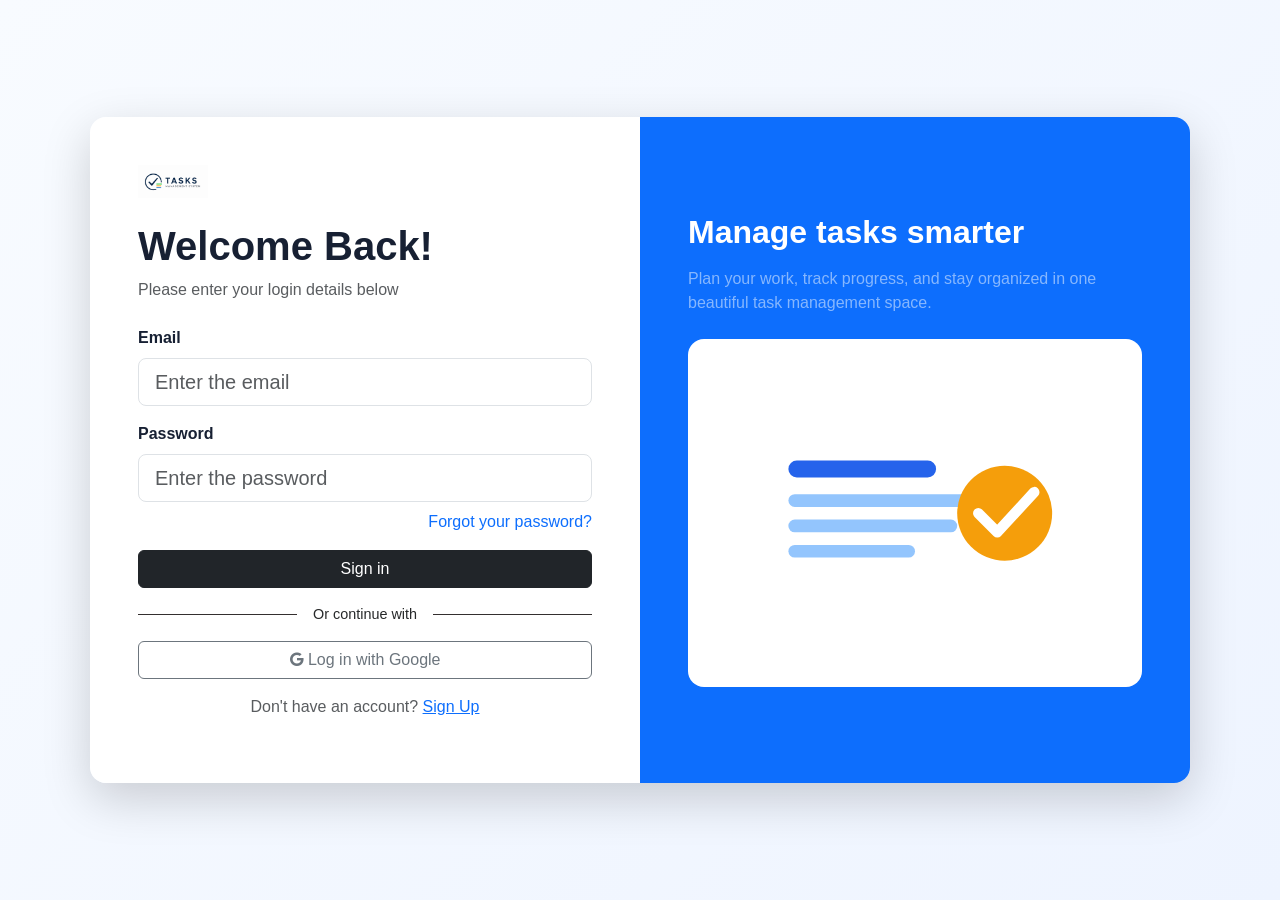
<file: index.html>
<!DOCTYPE html>
<html lang="en">
<head>
    <meta charset="UTF-8">
    <meta name="viewport" content="width=device-width, initial-scale=1.0">
    <meta http-equiv="refresh" content="0"; url="login/login_page.html">
    <title>Redirecting...</title>

    <script>
        window.location.replace("login/login_page.html");
    </script>
</head>

</html>
</file>
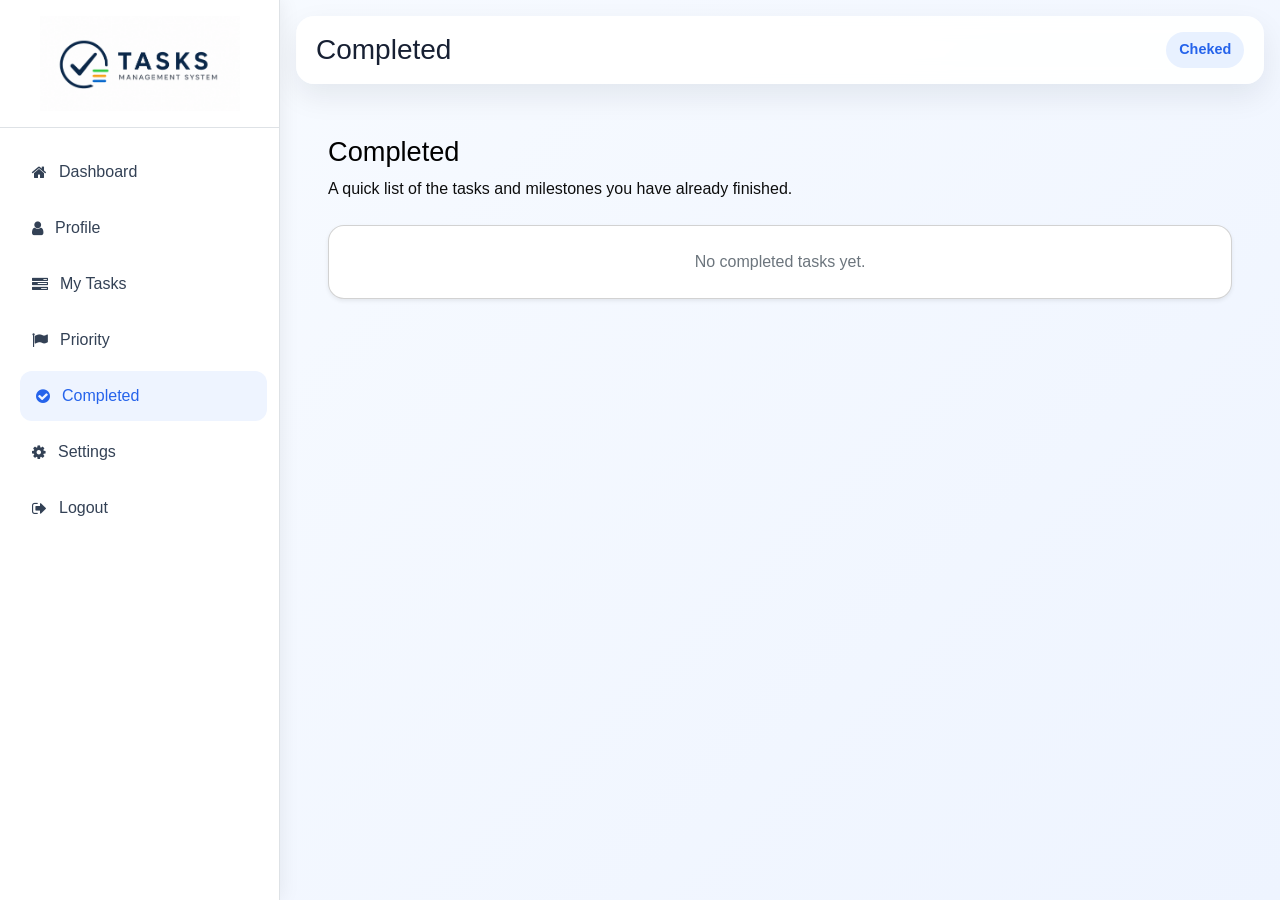
<file: dashboard/completed.html>
<!DOCTYPE html>
<html lang="en">

<head>
    <meta charset="UTF-8">
    <meta name="viewport" content="width=device-width, initial-scale=1.0">
    <title>Completed</title>
    <link href="https://cdn.jsdelivr.net/npm/bootstrap@5.0.2/dist/css/bootstrap.min.css" rel="stylesheet"
        crossorigin="anonymous">
    <script src="https://cdn.jsdelivr.net/npm/bootstrap@5.0.2/dist/js/bootstrap.bundle.min.js"
        crossorigin="anonymous"></script>
    <link rel="stylesheet" href="https://cdnjs.cloudflare.com/ajax/libs/font-awesome/4.7.0/css/font-awesome.min.css">
    <link rel="stylesheet" href="../CSS/style.css">
    <script src="../Only_JS/config.js"></script>
</head>

<body>
    <!-- ==========================================
     Dashboard Wrapper
     =========================================== -->
    <div class="dashboard-shell">
        <!-- ==========================================
     Dashboard header
    =========================================== -->
        <header class="dashboard-header">
            <!-- Sidebar Toggle & Page Title -->
            <div class="brand-wrap">
                <button class="menu-toggle" type="button" data-bs-toggle="offcanvas"
                    data-bs-target="#offcanvas" aria-controls="offcanvas" aria-label="Open navigation">
                    <span></span>
                    <span></span>
                    <span></span>
                </button>
                <h1 class="h3 mb-0">Completed</h1>
            </div>
            <!-- Header status -->
            <div class="header-actions">
                <span class="status-pill">Cheked</span>
            </div>
        </header>

        <!-- ==========================================
        Main Dashboard Content
        =========================================== -->
        <main class="dashboard-main">

            <!-- ==========================================
         Completed Tasks Section
    =========================================== -->
            <section class="welcome-card">

                <!-- Page Heading -->
                <h2>Completed</h2>

                <!-- Page Description -->
                <p>
                    A quick list of the tasks and milestones you have already finished.
                </p>

                <!-- ==========================================
             Completed Tasks Container
             =========================================== -->
                <div id="completedContainer" class="card shadow-sm rounded-4 mt-4 p-4">

                    <!-- Empty State Message -->
                    <div id="completedEmpty" class="text-center text-secondary">

                        No completed tasks yet.

                    </div>

                    <!-- Completed Tasks List -->
                    <div id="completedTasksList" class="mb-0"></div>

                </div>

            </section>

        </main>

        <!-- ==========================================
     Dashboard Navigation Container
    =========================================== -->
        <div id="navbar-container"></div>

        <!-- ==========================================
     Global Loader Script
    =========================================== -->
        <script src="../Only_JS/loader.js"></script>

        <!-- ==========================================
     Dashboard Navigation Script
    =========================================== -->
        <script src="navbar.js"></script>

        <!-- ==========================================
     Task Management Script
    =========================================== -->
        <script src="tasks.js"></script>

        <!-- ==========================================
     Completed Tasks Script
      =========================================== -->
        <script src="../dashboard/completed.js"></script>
       </div> 
</body>

</html>
</file>
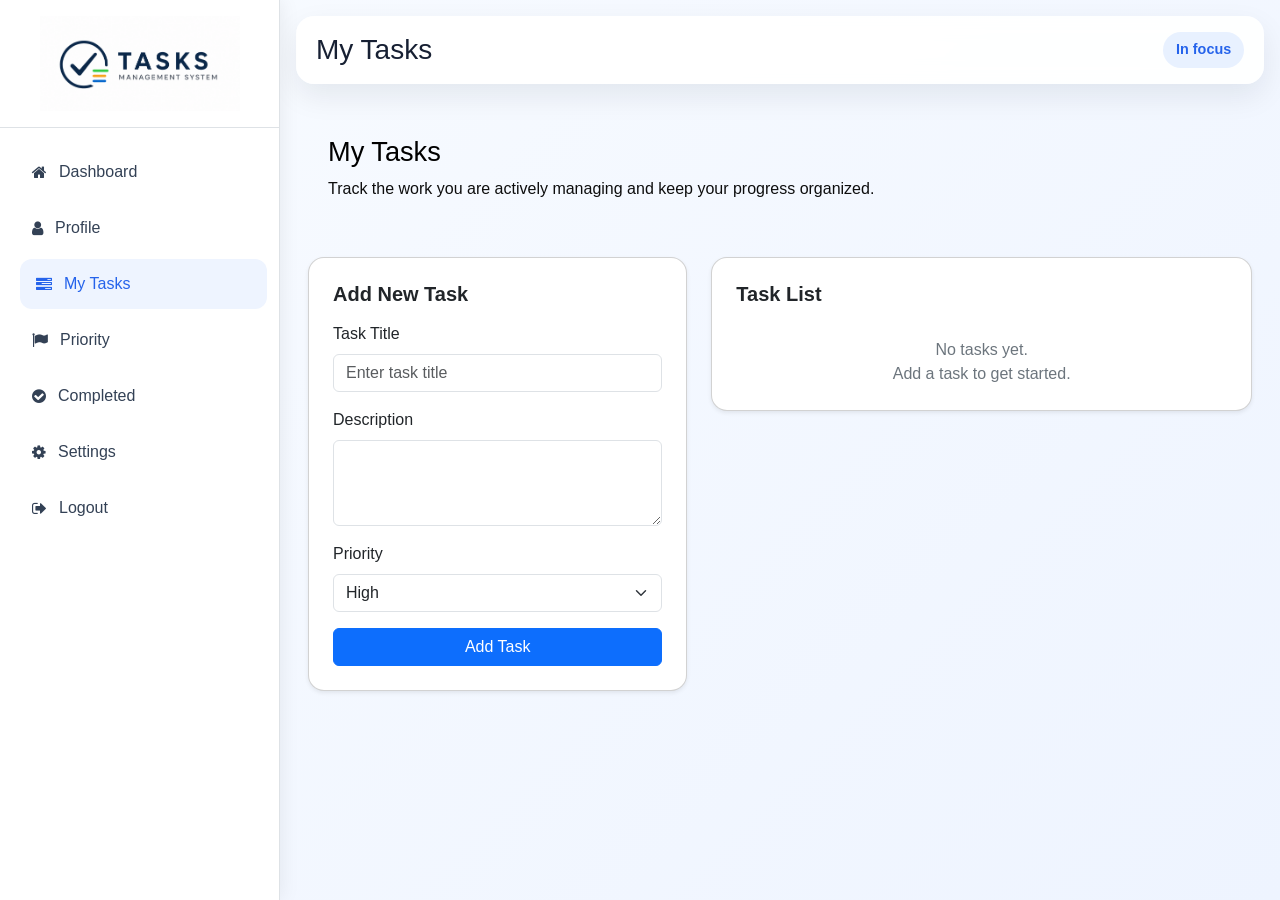
<file: dashboard/my-tasks.html>
<!DOCTYPE html>
<html lang="en">

<head>
    <!-- ==========================================
         Basic Page Configuration
    =========================================== -->
    <meta charset="UTF-8">
    <meta name="viewport" content="width=device-width, initial-scale=1.0">
    <title>My Tasks</title>

    <!-- ==========================================
         Bootstrap CSS & JavaScript
    =========================================== -->
    <link href="https://cdn.jsdelivr.net/npm/bootstrap@5.0.2/dist/css/bootstrap.min.css" rel="stylesheet"
        crossorigin="anonymous">

    <script src="https://cdn.jsdelivr.net/npm/bootstrap@5.0.2/dist/js/bootstrap.bundle.min.js"
        crossorigin="anonymous"></script>

    <!-- ==========================================
         Font Awesome Icons
    =========================================== -->
    <link rel="stylesheet" href="https://cdnjs.cloudflare.com/ajax/libs/font-awesome/4.7.0/css/font-awesome.min.css">

    <!-- ==========================================
         Custom Styles
    =========================================== -->
    <link rel="stylesheet" href="../CSS/style.css">

    <!-- ==========================================
         Configuration & Popup Utilities
    =========================================== -->
    <script src="../Only_JS/config.js"></script>
    <script src="../Only_JS/popup.js"></script>

</head>

<body>

    <!-- ==========================================
         Dashboard Wrapper
    =========================================== -->
    <div class="dashboard-shell">

        <!-- ==========================================
             Dashboard Header
        =========================================== -->
        <header class="dashboard-header">

            <!-- Sidebar Toggle & Page Title -->
            <div class="brand-wrap">

                <button class="menu-toggle" type="button" data-bs-toggle="offcanvas" data-bs-target="#offcanvas"
                    aria-controls="offcanvas" aria-label="Open navigation">

                    <span></span>
                    <span></span>
                    <span></span>

                </button>

                <h1 class="h3 mb-0">
                    My Tasks
                </h1>

            </div>

            <!-- Current Page Status -->
            <div class="header-actions">
                <span class="status-pill">
                    In focus
                </span>
            </div>

        </header>

        <!-- ==========================================
             Main Content
        =========================================== -->
        <main class="dashboard-main">

            <!-- Page Introduction -->
            <section class="welcome-card">

                <h2>
                    My Tasks
                </h2>

                <p>
                    Track the work you are actively managing and keep your progress organized.
                </p>

            </section>

            <!-- ==========================================
                 Task Management Section
            =========================================== -->
            <section class="container-fluid mt-4">

                <div class="row g-4">

                    <!-- ==========================================
                         Add Task Form
                    =========================================== -->
                    <div class="col-lg-5">

                        <div class="card shadow-sm rounded-4 p-4">

                            <h5 class="fw-bold mb-3">
                                Add New Task
                            </h5>

                            <!-- Task Form -->
                            <form id="taskForm">

                                <!-- Task Title -->
                                <div class="mb-3">

                                    <label for="taskTitle" class="form-label">
                                        Task Title
                                    </label>

                                    <input type="text" id="taskTitle" class="form-control"
                                        placeholder="Enter task title" required>

                                </div>

                                <!-- Task Description -->
                                <div class="mb-3">

                                    <label for="taskDescription" class="form-label">
                                        Description
                                    </label>

                                    <textarea id="taskDescription" class="form-control" rows="3"
                                        placeholder="Describe the task">
                                    </textarea>

                                </div>

                                <!-- Future Category & Due Date Fields -->
                                <!--
                                <div class="row g-2 mb-3">
                                    ...
                                </div>
                                -->

                                <!-- Task Priority -->
                                <div class="mb-3">

                                    <label for="taskPriority" class="form-label">
                                        Priority
                                    </label>

                                    <select id="taskPriority" class="form-select">

                                        <option value="high">
                                            High
                                        </option>

                                        <option value="medium">
                                            Medium
                                        </option>

                                        <option value="low">
                                            Low
                                        </option>

                                    </select>

                                </div>

                                <!-- Submit Button -->
                                <button type="submit" class="btn btn-primary w-100">

                                    Add Task

                                </button>

                            </form>

                        </div>

                    </div>
                    <!-- ==========================================
                         Task List Section
                    =========================================== -->
                    <div class="col-lg-7">

                        <div class="card shadow-sm rounded-4 p-4">

                            <!-- Section Title -->
                            <h5 class="fw-bold mb-3">
                                Task List
                            </h5>

                            <!-- Tasks will be rendered dynamically -->
                            <div id="taskList" class="mb-3"></div>

                            <!-- Empty State -->
                            <div id="taskEmpty" class="text-center text-secondary" style="display:none;">

                                No tasks yet.
                                <br>
                                Add a task to get started.

                            </div>

                        </div>

                    </div>

                </div>

            </section>

        </main>

    </div>

    <!-- ==========================================
         Navbar Container (Loaded Dynamically)
    =========================================== -->
    <div id="navbar-container"></div>

    <!-- ==========================================
         Global Loader
    =========================================== -->
    <script src="../Only_JS/loader.js"></script>

    <!-- ==========================================
         Navbar Script
    =========================================== -->
    <script src="navbar.js"></script>

    <!-- ==========================================
         Task Utility Functions
    =========================================== -->
    <script src="tasks.js"></script>

    <!-- ==========================================
         Page Logic
    =========================================== -->
    <script>

        // ==========================================
        // Render All Tasks
        // ==========================================
        async function renderTasks() {

            const taskList = document.getElementById("taskList");
            const taskEmpty = document.getElementById("taskEmpty");

            // Fetch all tasks
            const tasks = await getTasks();

            taskList.innerHTML = "";

            // Show empty state if no tasks exist
            if (!tasks.length) {

                taskEmpty.style.display = "block";
                return;

            }

            taskEmpty.style.display = "none";

            // Display task cards
            taskList.innerHTML = tasks.map(createTaskPreview).join("");

            // Handle status updates
            document.querySelectorAll(".task-status").forEach(select => {

                select.addEventListener("change", async function () {

                    const taskId = this.dataset.taskId;
                    const newStatus = this.value;

                    await updateTaskStatus(taskId, newStatus);

                    // Refresh task list
                    await renderTasks();

                });

            });

            // Handle task deletion
            document.querySelectorAll(".remove-task").forEach(button => {

                button.addEventListener("click", async function () {

                    const taskId = this.dataset.taskId;

                    window.setButtonLoading?.(
                        this,
                        true,
                        "Deleting..."
                    );

                    window.showAppLoader?.("Deleting task...");

                    try {

                        await removeTask(taskId);

                        await renderTasks();

                    } finally {

                        window.hideAppLoader?.();

                        window.setButtonLoading?.(
                            this,
                            false
                        );

                    }

                });

            });

        }

        // ==========================================
        // Initialize Page
        // ==========================================
        document.addEventListener("DOMContentLoaded", async function () {

            // Show loader while tasks are loading
            window.showAppLoader?.("Loading tasks...");

            try {

                await renderTasks();

            } finally {

                window.hideAppLoader?.();

            }

            // ==========================================
            // Add Task Form Submission
            // ==========================================
            document.getElementById("taskForm")
                .addEventListener("submit", async function (event) {

                    event.preventDefault();

                    const submitButton =
                        this.querySelector('button[type="submit"]');

                    // Collect form data
                    const taskData = {

                        title: document.getElementById("taskTitle").value.trim(),

                        description: document
                            .getElementById("taskDescription")
                            .value
                            .trim(),

                        priority:
                            document.getElementById("taskPriority").value,

                        status:
                            document.getElementById("taskStatus")?.value ||
                            "pending"

                    };

                    // Validate title
                    if (!taskData.title) {

                        showCustomPopup(
                            "Task title is required."
                        );

                        return;

                    }

                    window.setButtonLoading?.(
                        submitButton,
                        true,
                        "Adding..."
                    );

                    window.showAppLoader?.("Adding task...");

                    try {

                        await addTask(taskData);

                        // Reset form
                        this.reset();

                        // Refresh task list
                        await renderTasks();

                    } finally {

                        window.hideAppLoader?.();

                        window.setButtonLoading?.(
                            submitButton,
                            false
                        );

                    }

                });

        });

    </script>

</body>

</html>
</file>
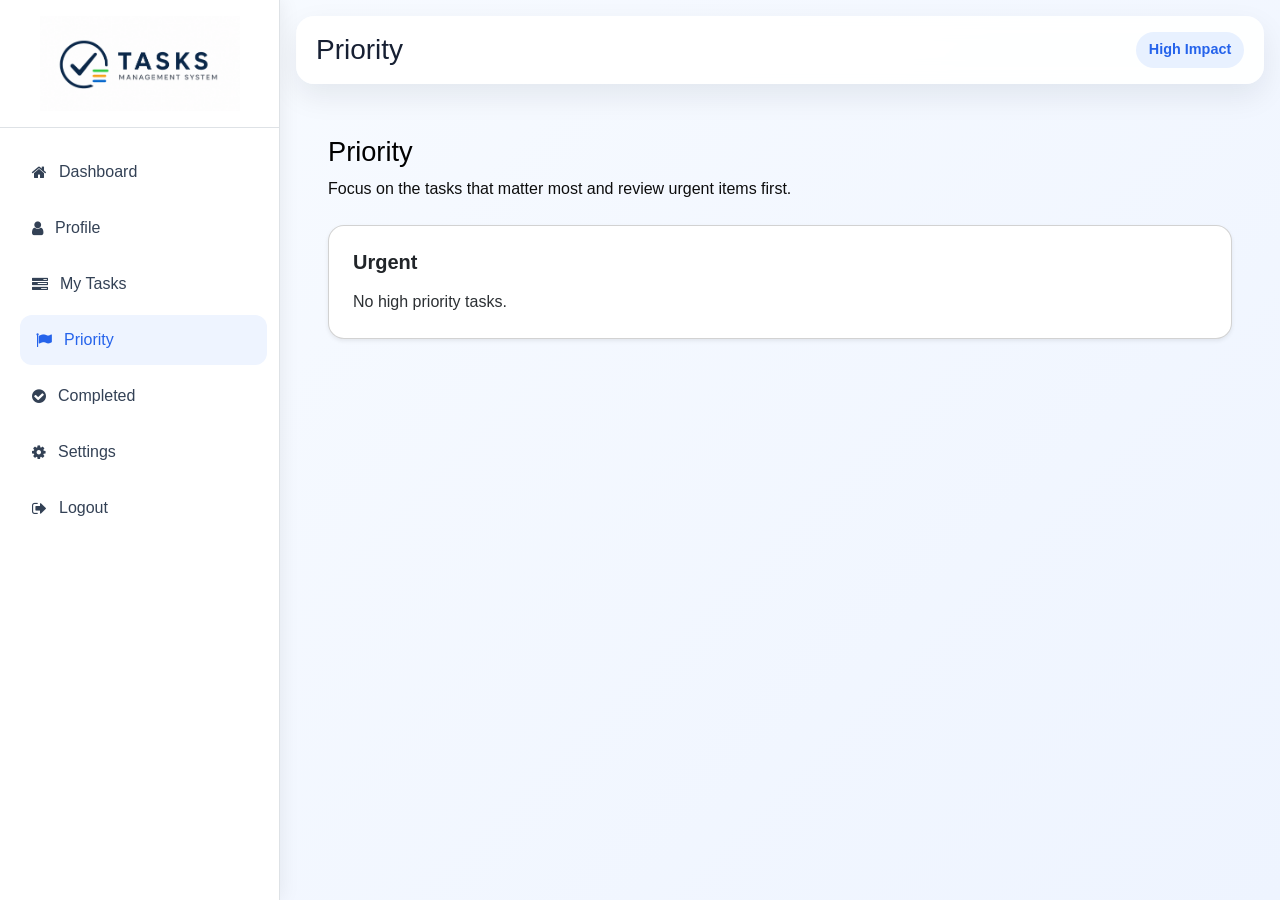
<file: dashboard/priority.html>
<!DOCTYPE html>
<html lang="en">

<head>

    <!-- ==========================================
         Basic Page Configuration
    =========================================== -->
    <meta charset="UTF-8">
    <meta name="viewport" content="width=device-width, initial-scale=1.0">
    <title>Priority</title>

    <!-- ==========================================
         Bootstrap CSS & JavaScript
    =========================================== -->
    <link href="https://cdn.jsdelivr.net/npm/bootstrap@5.0.2/dist/css/bootstrap.min.css" rel="stylesheet"
        crossorigin="anonymous">

    <script src="https://cdn.jsdelivr.net/npm/bootstrap@5.0.2/dist/js/bootstrap.bundle.min.js"
        crossorigin="anonymous"></script>

    <!-- ==========================================
         Font Awesome Icons
    =========================================== -->
    <link rel="stylesheet" href="https://cdnjs.cloudflare.com/ajax/libs/font-awesome/4.7.0/css/font-awesome.min.css">

    <!-- ==========================================
         Custom Styles
    =========================================== -->
    <link rel="stylesheet" href="../CSS/style.css">

    <!-- ==========================================
         Application Scripts
    =========================================== -->
    <script src="../Only_JS/config.js"></script>
    <script src="tasks.js"></script>
    <script src="../Only_JS/popup.js"></script>
    <script src="../Only_JS/loader.js"></script>
    <script src="priority.js"></script>

</head>

<body>

    <!-- ==========================================
         Dashboard Wrapper
    =========================================== -->
    <div class="dashboard-shell">

        <!-- ==========================================
             Dashboard Header
        =========================================== -->
        <header class="dashboard-header">

            <!-- Sidebar Toggle & Page Title -->
            <div class="brand-wrap">

                <button class="menu-toggle" type="button" data-bs-toggle="offcanvas" data-bs-target="#offcanvas"
                    aria-controls="offcanvas" aria-label="Open navigation">

                    <span></span>
                    <span></span>
                    <span></span>

                </button>

                <h1 class="h3 mb-0">
                    Priority
                </h1>

            </div>

            <!-- Current Page Status -->
            <div class="header-actions">

                <span class="status-pill">
                    High Impact
                </span>

            </div>

        </header>

        <!-- ==========================================
             Main Content
        =========================================== -->
        <main class="dashboard-main">

            <!-- Priority Tasks Section -->
            <section class="welcome-card">

                <!-- Page Heading -->
                <h2>
                    Priority
                </h2>

                <!-- Page Description -->
                <p>
                    Focus on the tasks that matter most and review urgent items first.
                </p>

                <!-- Priority Task List Card -->
                <div class="card shadow-sm rounded-4 mt-4 p-4">

                    <!-- Section Title -->
                    <h5 class="fw-bold mb-3">
                        Urgent
                    </h5>

                    <!-- Priority Tasks (Loaded Dynamically) -->
                    <div id="priorityList"></div>

                </div>

            </section>

        </main>

    </div>

    <!-- ==========================================
         Navbar Container (Loaded Dynamically)
    =========================================== -->
    <div id="navbar-container"></div>

    <!-- ==========================================
         Navigation Script
    =========================================== -->
    <script src="navbar.js"></script>

</body>

</html>
</file>
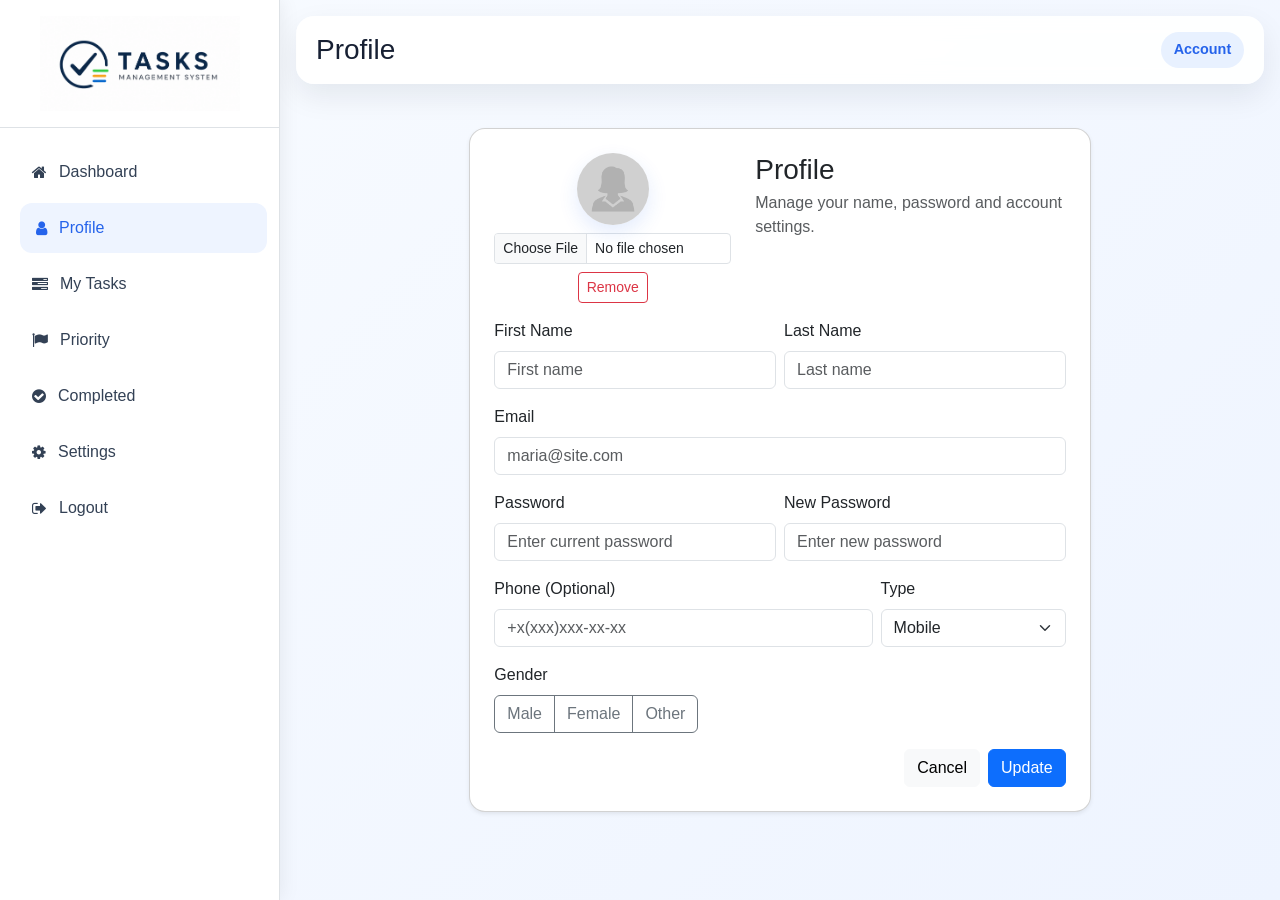
<file: dashboard/profile.html>
<!DOCTYPE html>
<html lang="en">

<head>

	<!-- ==========================================
         Basic Page Configuration
    =========================================== -->
	<meta charset="UTF-8">
	<meta name="viewport" content="width=device-width, initial-scale=1.0">
	<title>Profile</title>

	<!-- ==========================================
         Bootstrap CSS & JavaScript
    =========================================== -->
	<link href="https://cdn.jsdelivr.net/npm/bootstrap@5.0.2/dist/css/bootstrap.min.css" rel="stylesheet"
		crossorigin="anonymous">

	<script src="https://cdn.jsdelivr.net/npm/bootstrap@5.0.2/dist/js/bootstrap.bundle.min.js"
		crossorigin="anonymous"></script>

	<!-- ==========================================
         Font Awesome Icons
    =========================================== -->
	<link rel="stylesheet" href="https://cdnjs.cloudflare.com/ajax/libs/font-awesome/4.7.0/css/font-awesome.min.css">

	<!-- ==========================================
         Custom Styles
    =========================================== -->
	<link rel="stylesheet" href="../CSS/style.css">

	<!-- ==========================================
         Application Scripts
    =========================================== -->
	<script src="../Only_JS/config.js"></script>
	<script src="../Only_JS/auth.js"></script>
	<script src="../Only_JS/popup.js"></script>
	

</head>

<body>

	<!-- ==========================================
         Dashboard Wrapper
    =========================================== -->
	<div class="dashboard-shell">

		<!-- ==========================================
             Dashboard Header
        =========================================== -->
		<header class="dashboard-header">

			<!-- Sidebar Toggle & Page Title -->
			<div class="brand-wrap">

				<button  class="menu-toggle" type="button" data-bs-toggle="offcanvas" data-bs-target="#offcanvas"
					aria-controls="offcanvas" aria-label="Open navigation">

					<span></span>
					<span></span>
					<span></span>

				</button>

				<h1 class="h3 mb-0">
					Profile
				</h1>

			</div>

			<!-- Current Page Status -->
			<div class="header-actions">
				<span class="status-pill">
					Account
				</span>
			</div>

		</header>

		<!-- ==========================================
             Main Content
        =========================================== -->
		<main class="dashboard-main">

			<div class="container py-4">

				<div class="row justify-content-center">

					<!-- ==========================================
                         Profile Card
                    =========================================== -->
					<div class="col-lg-8">

						<div class="card shadow-sm rounded-4">

							<div class="card-body p-4">

								<!-- ==========================================
                                     Profile Header
                                =========================================== -->
								<div class="d-flex align-items-start gap-4 mb-3">

									<!-- User Avatar -->
									<div class="text-center">

										<img id="avatarPreview" src="../images/profile.png" alt="Avatar preview"
											class="profile-avatar rounded-circle mb-2">

										<!-- Avatar Controls -->
										<div>

											<label for="avatarInput" class="form-label visually-hidden">
												Upload Avatar
											</label>

											<input type="file" id="avatarInput" accept="image/*"
												class="form-control form-control-sm mb-2">

											<button type="button" id="removeAvatar"
												class="btn btn-sm btn-outline-danger">

												Remove

											</button>

										</div>

									</div>

									<!-- Profile Information -->
									<div class="flex-grow-1">

										<h3 class="mb-1">
											Profile
										</h3>

										<p class="text-muted">
											Manage your name, password and account settings.
										</p>

									</div>

								</div>

								<!-- ==========================================
                                     Profile Form
                                =========================================== -->
								<form id="profileForm">

									<!-- User Name -->
									<div class="row g-2 mb-3">

										<!-- First Name -->
										<div class="col-md-6">

											<label for="profileFirstName" class="form-label">

												First Name

											</label>

											<input type="text" class="form-control" id="profileFirstName"
												placeholder="First name">

										</div>

										<!-- Last Name -->
										<div class="col-md-6">

											<label for="profileLastName" class="form-label">

												Last Name

											</label>

											<input type="text" class="form-control" id="profileLastName"
												placeholder="Last name">

										</div>

									</div>

									<!-- Email Address -->
									<div class="mb-3">

										<label for="profileEmail" class="form-label">

											Email

										</label>

										<input type="email" class="form-control" id="profileEmail"
											placeholder="maria@site.com">

									</div>

									<!-- Password Fields -->
									<div class="row g-2 mb-3">
										<!-- Current Password -->
										<div class="col-md-6">

											<label for="currentPassword" class="form-label">

												Password

											</label>

											<input type="password" class="form-control" id="currentPassword"
												placeholder="Enter current password">

										</div>

										<!-- New Password -->
										<div class="col-md-6">

											<label for="newPassword" class="form-label">

												New Password

											</label>

											<input type="password" class="form-control" id="newPassword"
												placeholder="Enter new password">

										</div>

									</div>

									<!-- ==========================================
                                         Contact Information
                                    =========================================== -->
									<div class="row g-2 mb-3">

										<!-- Phone Number -->
										<div class="col-md-8">

											<label for="profilePhone" class="form-label">

												Phone (Optional)

											</label>

											<input type="tel" class="form-control" id="profilePhone"
												placeholder="+x(xxx)xxx-xx-xx">

										</div>

										<!-- Phone Type -->
										<div class="col-md-4">

											<label for="phoneType" class="form-label">

												Type

											</label>

											<select id="phoneType" class="form-select">

												<option value="mobile">
													Mobile
												</option>

												<option value="home">
													Home
												</option>

												<option value="work">
													Work
												</option>

											</select>

										</div>

									</div>

									<!-- ==========================================
                                         Gender Selection
                                    =========================================== -->
									<div class="mb-3">

										<label class="form-label d-block">
											Gender
										</label>

										<div class="btn-group" role="group" aria-label="Gender">

											<input type="radio" class="btn-check" name="genderOptions" id="genderMale"
												value="male">

											<label class="btn btn-outline-secondary" for="genderMale">

												Male

											</label>

											<input type="radio" class="btn-check" name="genderOptions" id="genderFemale"
												value="female">

											<label class="btn btn-outline-secondary" for="genderFemale">

												Female

											</label>

											<input type="radio" class="btn-check" name="genderOptions" id="genderOther"
												value="other">

											<label class="btn btn-outline-secondary" for="genderOther">

												Other

											</label>

										</div>

									</div>

									<!-- ==========================================
                                         Form Action Buttons
                                    =========================================== -->
									<div class="d-flex justify-content-end gap-2 mt-3">

										<!-- Cancel Button -->
										<button type="button" class="btn btn-light">

											Cancel

										</button>

										<!-- Save Profile Button -->
										<button type="submit" class="btn btn-primary">

											Update

										</button>

									</div>

								</form>

							</div>

						</div>

					</div>

				</div>

			</div>

		</main>

	</div>

	<!-- ==========================================
         Navbar Container (Loaded Dynamically)
    =========================================== -->
	<div id="navbar-container"></div>

	<!-- ==========================================
         Global Loader
    =========================================== -->
	<script src="../Only_JS/loader.js"></script>

	<!-- ==========================================
         Navigation Script
    =========================================== -->
	<script src="navbar.js"></script>
     <!-- ==========================================
     Profile Script
     =========================================== -->
	<script src="profile.js"></script>

</body>

</html>
</file>
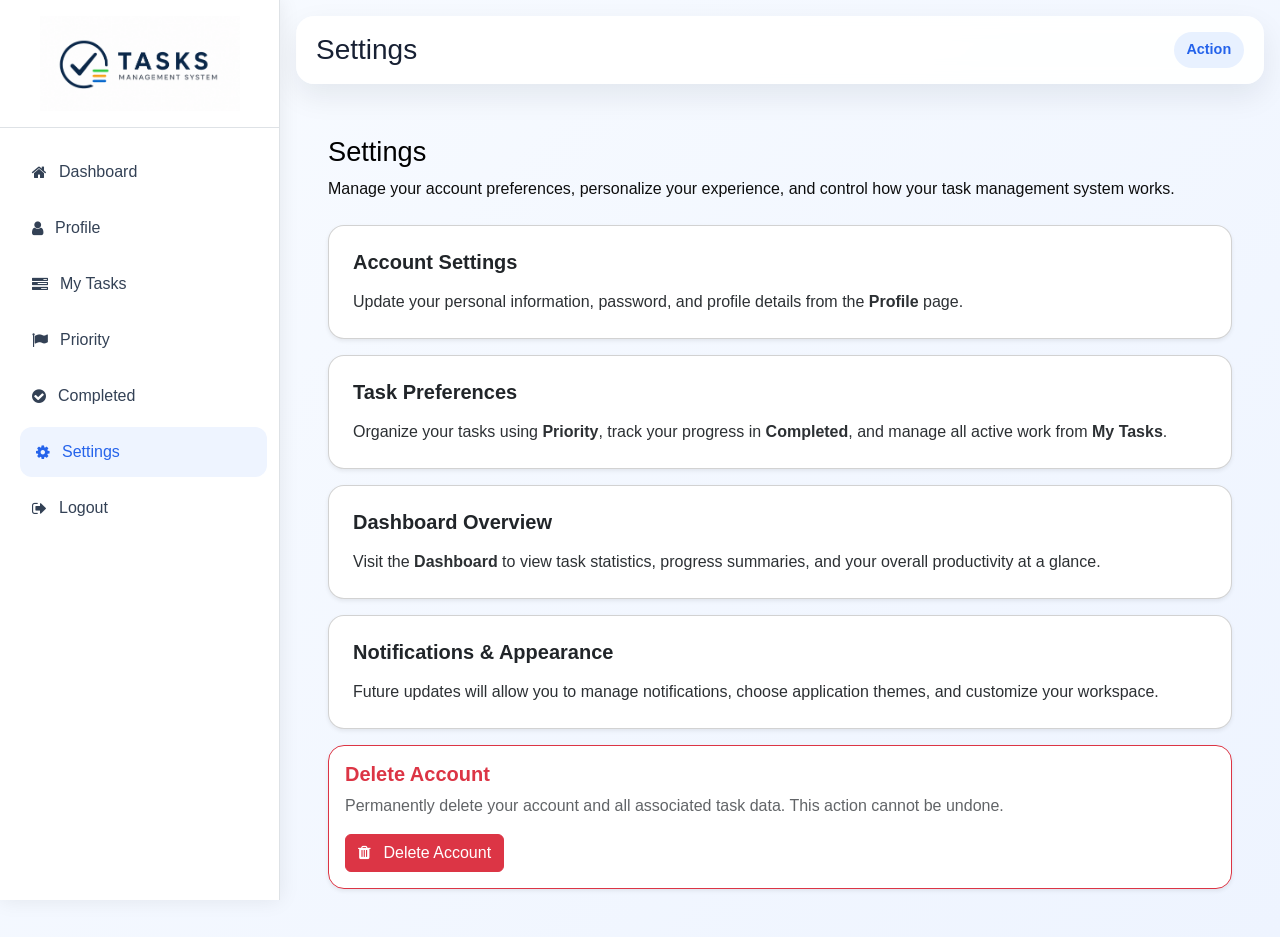
<file: dashboard/settings.html>
<!DOCTYPE html>
<html lang="en">

<head>
    <!-- ==========================================
     Basic Page Configuration
    =========================================== -->
    <meta charset="UTF-8">
    <meta name="viewport" content="width=device-width, initial-scale=1.0">
    <title>Setting</title>
    <!-- ==========================================
    Bootstrap CSS & JavaScript
    =========================================== -->
    <link href="https://cdn.jsdelivr.net/npm/bootstrap@5.0.2/dist/css/bootstrap.min.css" rel="stylesheet"
        crossorigin="anonymous">


    <script src="https://cdn.jsdelivr.net/npm/bootstrap@5.0.2/dist/js/bootstrap.bundle.min.js"
        crossorigin="anonymous"></script>


    <!-- ==========================================
         Font Awesome Icons
    =========================================== -->
    <link rel="stylesheet" href="https://cdnjs.cloudflare.com/ajax/libs/font-awesome/4.7.0/css/font-awesome.min.css">


    <!-- ==========================================
         Custom Styles
    =========================================== -->
    <link rel="stylesheet" href="../CSS/style.css">


    <!-- ==========================================
         Application Scripts
    =========================================== -->
    <script src="../Only_JS/config.js"></script>
    <script src="../Only_JS/auth.js"></script>
    <script src="../Only_JS/popup.js"></script>
    <script src="profile.js"></script>
    <script src="settings.js"></script>


</head>

<body>
    <!-- ==========================================
     Dashboard Wrapper
    =========================================== -->
    <div class="dashboard-shell">
        <!-- ==========================================
     Dashboard header
    =========================================== -->
        <header class="dashboard-header">
            <!-- Sidebar Toggle & Page Title -->
            <div class="brand-wrap">
                <button class="menu-toggle" type="button" data-bs-toggle="offcanvas"
                    data-bs-target="#offcanvas" aria-controls="offcanvas" aria-label="Open navigation">
                    <span></span>
                    <span></span>
                    <span></span>
                </button>
                <h1 class="h3 mb-0">Settings</h1>
            </div>
            <!-- Header status -->
            <div class="header-actions">
                <span class="status-pill">Action</span>
            </div>
        </header>

        <!-- ==========================================
     Main Dashboard Content
     =========================================== -->
        <main class="dashboard-main">

            <!-- ==========================================
         Settings Section
         =========================================== -->
            <section class="welcome-card">

                <!-- Page Heading -->
                <h2>Settings</h2>

                <!-- Page Description -->
                <p>
                    Manage your account preferences, personalize your experience,
                    and control how your task management system works.
                </p>

                <!-- ==========================================
             Account Settings Card
            =========================================== -->
                <div class="card shadow-sm rounded-4 mt-4 p-4">

                    <h5 class="fw-bold mb-3">
                        Account Settings
                    </h5>

                    <p class="mb-0">
                        Update your personal information, password, and profile details
                        from the <strong>Profile</strong> page.
                    </p>

                </div>

                <!-- ==========================================
             Task Preferences Card
             =========================================== -->
                <div class="card shadow-sm rounded-4 mt-3 p-4">

                    <h5 class="fw-bold mb-3">
                        Task Preferences
                    </h5>

                    <p class="mb-0">
                        Organize your tasks using <strong>Priority</strong>, track your
                        progress in <strong>Completed</strong>, and manage all active work
                        from <strong>My Tasks</strong>.
                    </p>

                </div>

                <!-- ==========================================
             Dashboard Overview Card
             =========================================== -->
                <div class="card shadow-sm rounded-4 mt-3 p-4">

                    <h5 class="fw-bold mb-3">
                        Dashboard Overview
                    </h5>

                    <p class="mb-0">
                        Visit the <strong>Dashboard</strong> to view task statistics,
                        progress summaries, and your overall productivity at a glance.
                    </p>

                </div>

                <!-- ==========================================
             Notifications & Appearance Card
             =========================================== -->
                <div class="card shadow-sm rounded-4 mt-3 p-4">

                    <h5 class="fw-bold mb-3">
                        Notifications & Appearance
                    </h5>

                    <p class="mb-0">
                        Future updates will allow you to manage notifications,
                        choose application themes, and customize your workspace.
                    </p>

                </div>
                <!-- ==========================================
                         Delete Account
            =========================================== -->
                <div class="card shadow-sm rounded-4 mt-3 border-danger">

                    <div class="card-body">

                        <h5 class="fw-bold text-danger">
                            Delete Account
                        </h5>

                        <p class="text-muted mb-3">
                            Permanently delete your account and all associated task data.
                            This action cannot be undone.
                        </p>

                        <button id="deleteAccountBtn" class="btn btn-danger">

                            <i class="fa fa-trash me-2"></i>
                            Delete Account

                        </button>

                    </div>

                </div>

            </section>


        </main>

        <!-- ==========================================
     Dashboard Navigation Container
    =========================================== -->
        <div id="navbar-container"></div>

        <!-- ==========================================
     Global Loader Script
    =========================================== -->
        <script src="../Only_JS/loader.js"></script>

        <!-- ==========================================
     Dashboard Navigation Script
    =========================================== -->
        <script src="navbar.js"></script>
    </div>
</body>

</html>
</file>
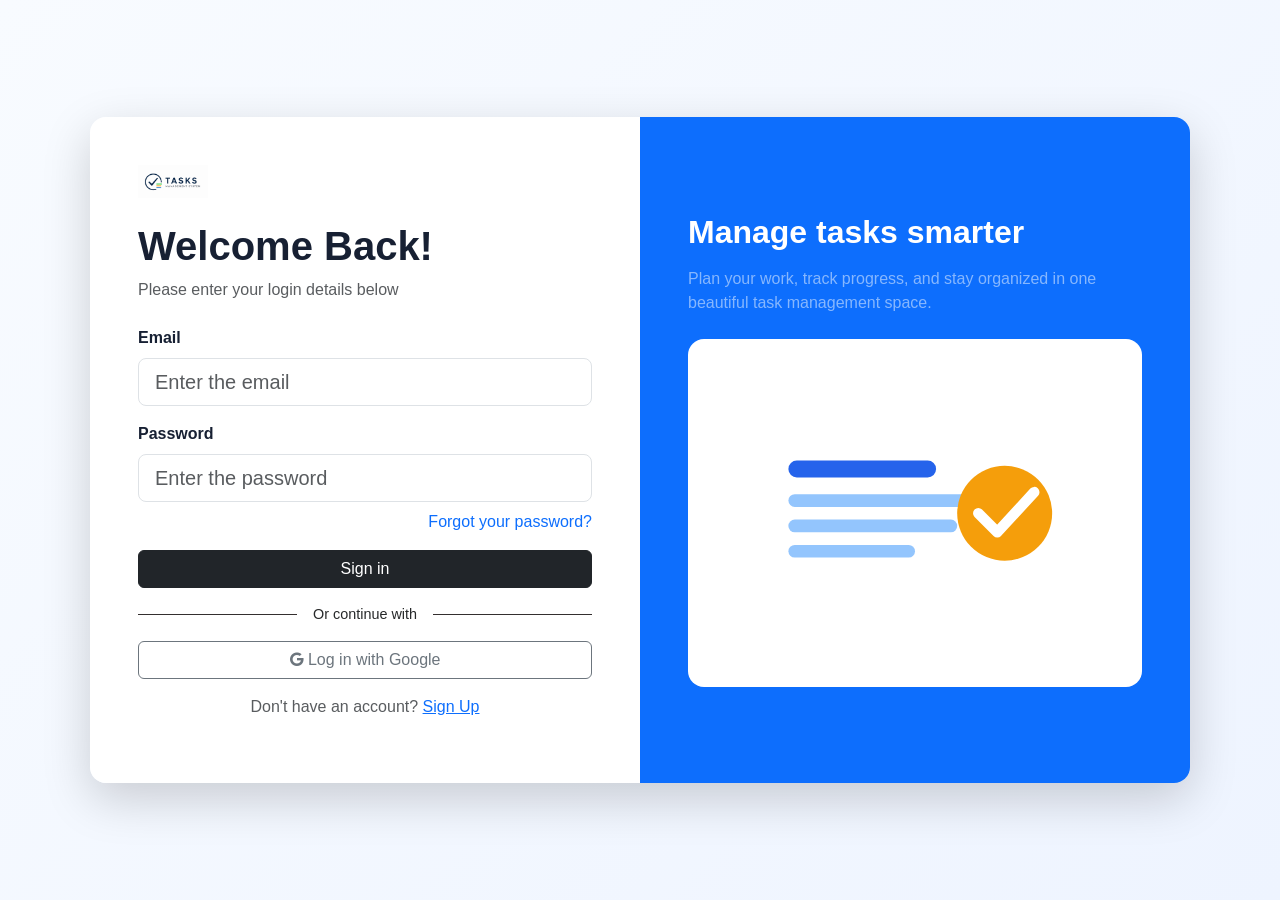
<file: login/login_page.html>
<!DOCTYPE html>
<html lang="en">

<head>

    <!-- ==========================================
         Basic Page Configuration
    =========================================== -->
    <meta charset="UTF-8">
    <meta name="viewport" content="width=device-width, initial-scale=1.0">
    <title>Login Page</title>

    <!-- ==========================================
         Bootstrap CSS & JavaScript
    =========================================== -->
    <link href="https://cdn.jsdelivr.net/npm/bootstrap@5.3.8/dist/css/bootstrap.min.css" rel="stylesheet">
    <script src="https://cdn.jsdelivr.net/npm/bootstrap@5.3.8/dist/js/bootstrap.bundle.min.js"></script>

    <!-- ==========================================
         Font Awesome Icons
    =========================================== -->
    <link rel="stylesheet" href="https://cdnjs.cloudflare.com/ajax/libs/font-awesome/4.7.0/css/font-awesome.min.css">

    <!-- ==========================================
         Custom Styles
    =========================================== -->
    <link rel="stylesheet" href="../CSS/style.css">

    <!-- ==========================================
         Application Scripts
    =========================================== -->
    <script src="../Only_JS/config.js"></script>
    <script src="../Only_JS/auth.js"></script>
    <script src="../Only_JS/popup.js"></script>
    <script src="../Only_JS/loader.js"></script>
    <script src="login.js"></script>

</head>

<body class="bg-light">

    <!-- ==========================================
         Login Page Container
    =========================================== -->
    <div class="container-fluid min-vh-100 d-flex align-items-center justify-content-center py-4">

        <!-- Login Card -->
        <div class="row shadow-lg rounded-4 overflow-hidden w-100 g-0" style="max-width: 1100px;">

            <!-- ==========================================
                 Login Form Section
            =========================================== -->
            <div class="col-lg-6 bg-white p-4 p-md-5">

                <!-- Login Form -->
                <form class="w-100" id="loginForm" onsubmit="return false;">

                    <!-- Company Logo -->
                    <img class="img-fluid mb-4" src="../images/logo.png" alt="Logo" style="width: 70px;">

                    <!-- Welcome Message -->
                    <div class="mb-4">

                        <h1 class="fw-bold mb-2">
                            Welcome Back!
                        </h1>

                        <p class="text-muted">
                            Please enter your login details below
                        </p>

                    </div>

                    <!-- Email Input -->
                    <div class="mb-3">

                        <label for="addEmail" class="form-label fw-bold">

                            Email

                        </label>

                        <input id="addEmail" type="email" class="form-control form-control-lg"
                            placeholder="Enter the email">

                    </div>

                    <!-- Password Input -->
                    <div class="mb-3">

                        <label for="addPWd" class="form-label fw-bold">

                            Password

                        </label>

                        <input id="addPWd" type="password" class="form-control form-control-lg"
                            placeholder="Enter the password">

                        <!-- Forgot Password Link -->
                        <p class="text-end mt-2 mb-3">

                            <a href="#" class="text-decoration-none">

                                Forgot your password?

                            </a>

                        </p>

                    </div>

                    <!-- Login Actions -->
                    <div class="d-flex flex-column align-items-center">

                        <!-- Sign In Button -->
                        <button class="btn btn-dark w-100" type="submit">

                            Sign in

                        </button>

                        <!-- Divider -->
                        <p class="divider-text mt-3 mb-3">

                            <span>
                                Or continue with
                            </span>

                        </p>

                        <!-- Google Login -->
                        <button type="button" class="btn btn-outline-secondary w-100" onclick="btnGoogleLogIn()">

                            <i class="fa fa-google"></i>

                            Log in with Google

                        </button>

                    </div>

                    <!-- Registration Link -->
                    <p class="text-muted text-center mt-3">

                        Don't have an account?

                        <a href="../sign up/signup.html">
                            Sign Up
                        </a>

                    </p>

                </form>

            </div>

            <!-- ==========================================
                 Right Side Information Panel
            =========================================== -->
            <div class="col-lg-6 bg-primary text-white p-4 p-md-5 d-flex align-items-center">

                <div class="w-100">

                    <!-- Promotional Heading -->
                    <h2 class="fw-bold mb-3">
                        Manage tasks smarter
                    </h2>

                    <!-- Promotional Description -->
                    <p class="text-white-50 mb-4">
                        Plan your work, track progress, and stay organized in one beautiful task management space.
                    </p>

                    <!-- Dashboard Illustration -->
                    <div class="bg-white rounded-4 p-3 text-dark">

                        <svg viewBox="0 0 400 300" xmlns="http://www.w3.org/2000/svg" class="w-100"
                            style="height:auto;">

                            <!-- Dashboard Card -->
                            <rect x="50" y="70" width="300" height="180" rx="20" fill="#ffffff" opacity="0.95"></rect>

                            <!-- Task Lines -->
                            <rect x="80" y="100" width="140" height="16" rx="8" fill="#2563eb"></rect>
                            <rect x="80" y="132" width="180" height="12" rx="6" fill="#93c5fd"></rect>
                            <rect x="80" y="156" width="160" height="12" rx="6" fill="#93c5fd"></rect>
                            <rect x="80" y="180" width="120" height="12" rx="6" fill="#93c5fd"></rect>

                            <!-- Completion Badge -->
                            <circle cx="285" cy="150" r="45" fill="#f59e0b"></circle>

                            <!-- Success Checkmark -->
                            <path d="M260 150l18 18 35-38" stroke="#fff" stroke-width="10" fill="none"
                                stroke-linecap="round" stroke-linejoin="round">
                            </path>

                        </svg>

                    </div>

                </div>

            </div>

        </div>

    </div>

</body>

</html>
</file>
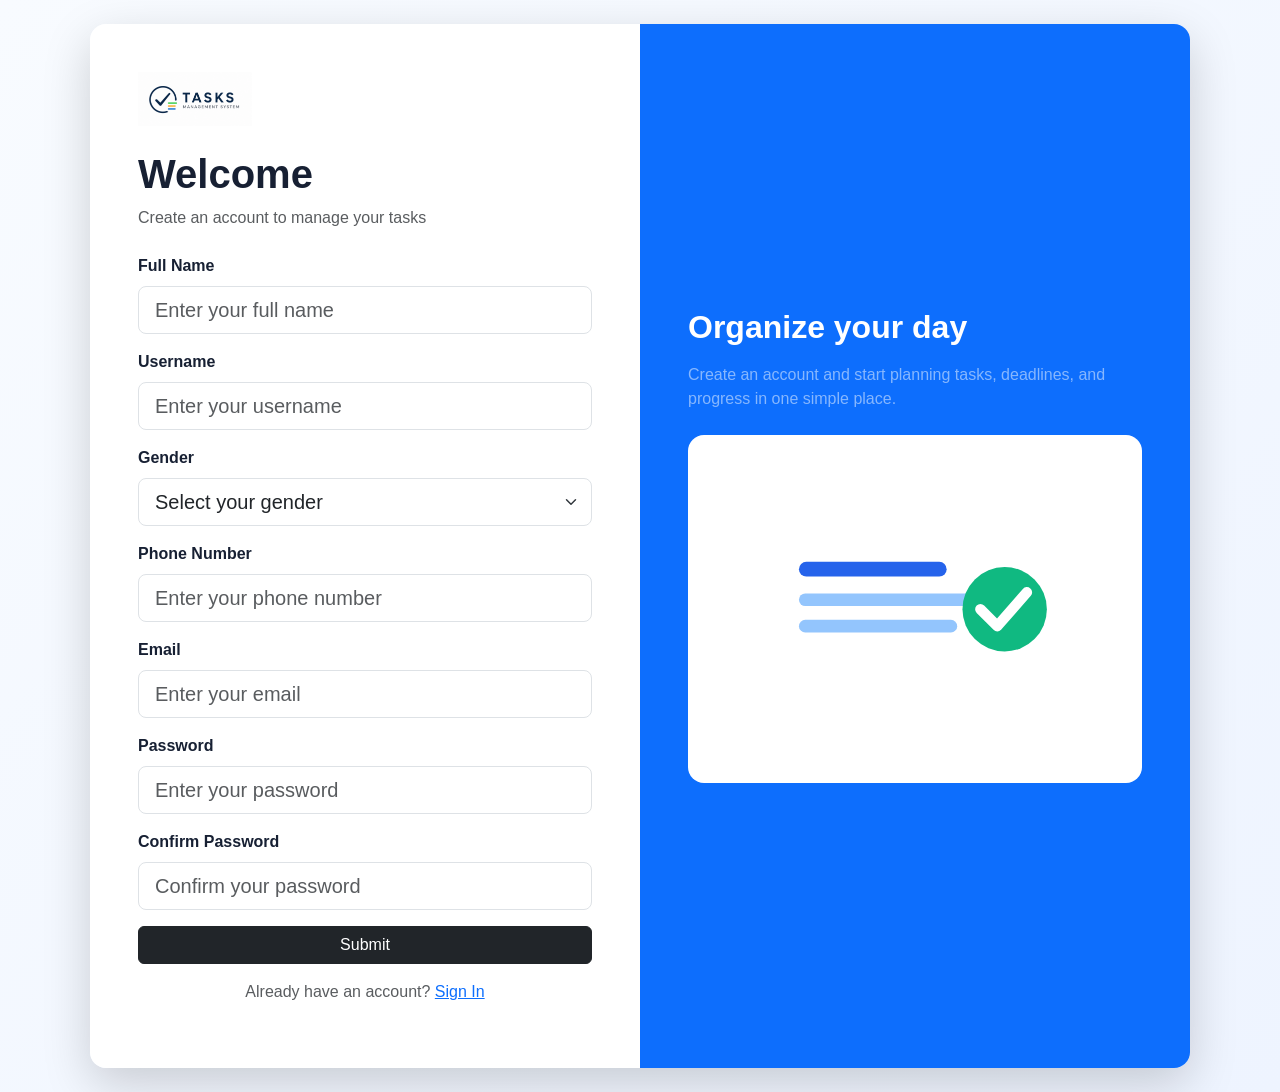
<file: sign up/signup.html>
<!DOCTYPE html>
<html lang="en">

<head>
    <meta charset="UTF-8">
    <meta name="viewport" content="width=device-width, initial-scale=1.0">
    <title>Registration Page</title>

    <!----------------------------------------------------------
     THIRD-PARTY UI FRAMEWORKS & EXTERNAL ICONS                
   ----------------------------------------------------------->
    <link href="https://cdn.jsdelivr.net/npm/bootstrap@5.3.8/dist/css/bootstrap.min.css" rel="stylesheet">
    <script src="https://cdn.jsdelivr.net/npm/bootstrap@5.3.8/dist/js/bootstrap.bundle.min.js"></script>
    <link rel="stylesheet" href="https://cdnjs.cloudflare.com/ajax/libs/font-awesome/4.7.0/css/font-awesome.min.css">

    <!---------------------------------------------------------
     LOCAL CUSTOM APPLICATION STYLESHEETS                    
    ----------------------------------------------------------->
    <link rel="stylesheet" href="../CSS/style.css">

    <!-----------------------------------------------------------
     SHARED PROJECT LOGIC SCRIPTS & UTILITIES    
     ----------------------------------------------------------->
    <script src="../Only_JS/config.js"></script>
    <script src="../Only_JS/auth.js"></script>
    <script src="../Only_JS/popup.js"></script>
    <script src="../Only_JS/loader.js"></script>
    <script src="signup.js"></script>
</head>

<body class="bg-light">

    <!--MAIN WRAPPER: Centers the entire registration card vertically and horizontally on screens -->
    <div class="container-fluid min-vh-100 d-flex align-items-center justify-content-center py-4">

        <!--LAYOUT CARD: Split structure dividing form options (left) from visual displays (right)-->
        <div class="row shadow-lg rounded-4 overflow-hidden w-100 g-0" style="max-width: 1100px;">

            <!--LEFT COLUMN: Contains user interactive fields for input control -->
            <div class="col-lg-6 bg-white p-4 p-md-5">
                <form class="w-100" id="registerForm">
                    <img class="img-fluid mb-4 w-25" src="../images/logo.png" alt="Logo">

                    <div class="mb-4">
                        <h1 class="fw-bold mb-2">Welcome</h1>
                        <p class="text-muted">Create an account to manage your tasks</p>
                    </div>

                    <div class="mb-3">
                        <label for="addFName" class="form-label fw-bold">Full Name</label>
                        <input id="addFName" type="text" class="form-control form-control-lg"
                            placeholder="Enter your full name" minlength="3">
                    </div>

                    <div class="mb-3">
                        <label for="addUName" class="form-label fw-bold">Username</label>
                        <input id="addUName" type="text" class="form-control form-control-lg"
                            placeholder="Enter your username" minlength="3" maxlength="20">
                    </div>

                    <div class="mb-3">
                        <label for="addGender" class="form-label fw-bold">Gender</label>
                        <select id="addGender" class="form-select form-select-lg">
                            <option value="" selected disabled>Select your gender</option>
                            <option value="male">Male</option>
                            <option value="female">Female</option>
                            <option value="other">Other</option>
                        </select>
                    </div>

                    <div class="mb-3">
                        <label for="addPhone" class="form-label fw-bold">Phone Number</label>
                        <input id="addPhone" type="tel" class="form-control form-control-lg"
                            placeholder="Enter your phone number" maxlength="10" pattern="[0-9]{10}">
                    </div>

                    <div class="mb-3">
                        <label for="addEmail" class="form-label fw-bold">Email</label>
                        <input id="addEmail" type="email" class="form-control form-control-lg"
                            placeholder="Enter your email">
                    </div>

                    <div class="mb-3">
                        <label for="addPWd" class="form-label fw-bold">Password</label>
                        <input id="addPWd" type="password" class="form-control form-control-lg"
                            placeholder="Enter your password" >
                    </div>

                    <div class="mb-3">
                        <label for="addCPWd" class="form-label fw-bold">Confirm Password</label>
                        <input id="addCPWd" type="password" class="form-control form-control-lg"
                            placeholder="Confirm your password">
                    </div>

                    <div class="d-flex flex-column align-items-center">
                        <button class="btn btn-dark w-100" type="submit">Submit</button>
                    </div>

                    <p class="text-muted text-center mt-3">Already have an account? <a
                            href="../login/login_page.html">Sign In</a></p>
                </form>
            </div>

            <!--RIGHT COLUMN: Informational sidebar graphic (hides on low screen profiles)-->
            <div class="col-lg-6 bg-primary text-white p-4 p-md-5 d-flex align-items-center">
                <div class="w-100">
                    <h2 class="fw-bold mb-3">Organize your day</h2>
                    <p class="text-white-50 mb-4">Create an account and start planning tasks, deadlines, and progress in
                        one simple place.</p>

                    <div class="bg-white rounded-4 p-3 text-dark">
                        <svg viewBox="0 0 400 300" xmlns="http://www.w3.org/2000/svg" class="w-100"
                            style="height: auto;">
                            <rect x="60" y="70" width="280" height="180" rx="20" fill="#ffffff"></rect>
                            <rect x="90" y="105" width="140" height="14" rx="7" fill="#2563eb"></rect>
                            <rect x="90" y="135" width="180" height="12" rx="6" fill="#93c5fd"></rect>
                            <rect x="90" y="160" width="150" height="12" rx="6" fill="#93c5fd"></rect>
                            <circle cx="285" cy="150" r="40" fill="#10b981"></circle>
                            <path d="M262 150l16 16 28-32" stroke="#fff" stroke-width="10" fill="none"
                                stroke-linecap="round" stroke-linejoin="round"></path>
                        </svg>
                    </div>
                </div>
            </div>

        </div>
    </div>
</body>

</html>
</file>
<file: CSS/style.css>
/* ======================================================
   Global Styles
   ====================================================== */
body {
    margin: 0;
    font-family: 'Segoe UI', Tahoma, Geneva, Verdana, sans-serif;
    background: linear-gradient(135deg, #f8fbff 0%, #eef4ff 100%);
    color: #172033;
}

/* ======================================================
   Dashboard Layout
   ====================================================== */
.dashboard-shell {
    min-height: 100vh;
    padding: 1rem;
}

/* ======================================================
   Dashboard Header
   ====================================================== */
.dashboard-header {
    display: flex;
    justify-content: space-between;
    align-items: center;
    padding: 1rem 1.25rem;
    margin-bottom: 1.25rem;
    border-radius: 18px;
    background: rgba(255, 255, 255, 0.92);
    box-shadow: 0 12px 30px rgba(15, 23, 42, 0.08);
    -webkit-backdrop-filter: blur(10px);
    backdrop-filter: blur(10px);
}

/* Brand Logo & Title */
.brand-wrap {
    display: flex;
    align-items: center;
    gap: 0.8rem;
}

/* ======================================================
   Mobile Menu Toggle (Hamburger Button)
   ====================================================== */
.menu-toggle {
    display: inline-flex;
    flex-direction: column;
    justify-content: space-between;
    width: 27px;
    height: 19px;
    padding: 0;
    border: 0;
    background: transparent;
    cursor: pointer;
}

/* Hamburger Lines */
.menu-toggle span {
    display: block;
    width: 100%;
    height: 3px;
    border-radius: 999px;
    background: #2563eb;
    transition: transform 0.3s ease, opacity 0.3s ease;
}

/* Hamburger Animation (Open State) */
.menu-toggle.is-active span:nth-child(1) {
    transform: translateY(15px) rotate(45deg);
}

.menu-toggle.is-active span:nth-child(2) {
    opacity: 0;
}

.menu-toggle.is-active span:nth-child(3) {
    transform: translateY(-15px) rotate(-45deg);
}

/* ======================================================
   Status Badge
   ====================================================== */
.status-pill {
    display: inline-block;
    padding: 0.45rem 0.8rem;
    border-radius: 999px;
    background: #e8f1ff;
    color: #2563eb;
    font-size: 0.9rem;
    font-weight: 600;
}

/* ======================================================
   Main Dashboard Content
   ====================================================== */
.dashboard-main {
    display: flex;
    flex-direction: column;
}

/* Welcome Section */
.welcome-card {
    width: 100%;
    padding: 2rem;
    color: black;
    animation: fadeUp 0.6s ease both;
}

.welcome-card h2 {
    margin-bottom: 0.5rem;
    font-size: 1.7rem;
}

.welcome-card p {
    margin: 0;
    opacity: 0.95;
}

/* Statistics Section */
.dashboard-statistics {
    background: linear-gradient(135deg, #2563eb 0%, #3b82f6 100%);
}

/* ======================================================
   Sidebar (Bootstrap Offcanvas)
   ====================================================== */
.offcanvas {
    width: 280px;
    border: 0;
    box-shadow: 12px 0 30px rgba(0, 0, 0, 0.16);
}

.offcanvas-start {
    transition: transform 0.35s ease;
}

.offcanvas-body {
    padding-top: 0.5rem;
}

/* ======================================================
   Sidebar Navigation
   ====================================================== */
.nav-link {
    display: flex;
    align-items: center;
    gap: 0.75rem;
    margin: 0.2rem 0;
    padding: 0.8rem 1rem;
    border-radius: 12px;
    color: #334155;
    font-size: 1rem;
    transition: transform 0.25s ease,
                background-color 0.25s ease,
                color 0.25s ease;
}

/* Navigation Hover & Active State */
.nav-link:hover,
.nav-link:focus-visible,
.nav-link.active {
    color: #2563eb;
    background: #eef4ff;
    transform: translateX(4px);
}

/* ======================================================
   Divider
   ====================================================== */
.divider-text {
    display: flex;
    align-items: center;
    width: 100%;
    gap: 1rem;
}

.divider-text span {
    color: #27292a;
    font-size: 0.9rem;
    white-space: nowrap;
}

.divider-text::before,
.divider-text::after {
    content: '';
    flex: 1;
    height: 1px;
    background-color: #342f2f;
}

/* ======================================================
   Responsive Design
   ====================================================== */

/* Tablet */
@media (max-width: 991px) {
    .bg-primary {
        min-height: 300px;
    }
}

/* Mobile */
@media (max-width: 576px) {
    .dashboard-shell {
        padding: 0.75rem;
    }

    .dashboard-header {
        padding: 0.9rem 1rem;
    }

    .welcome-card {
        padding: 1.25rem;
    }
}

/* ======================================================
   Animations
   ====================================================== */

/* Fade Up Animation */
@keyframes fadeUp {
    from {
        opacity: 0;
        transform: translateY(16px);
    }
    to {
        opacity: 1;
        transform: translateY(0);
    }
}

/* Loading Spinner Animation */
@keyframes spin {
    to {
        transform: rotate(360deg);
    }
}

/* ======================================================
   Custom Popup (Modal)
   ====================================================== */

.custom-popup-backdrop {
    position: fixed;
    inset: 0;
    z-index: 2000;
    background: rgba(15, 23, 42, 0.55);
    -webkit-backdrop-filter: blur(10px);
    backdrop-filter: blur(3px);
}

.custom-popup-modal {
    position: fixed;
    inset: 0;
    z-index: 2001;
    display: grid;
    place-items: center;
    padding: 1rem;
}

.custom-popup-card {
    width: min(100%, 420px);
    background: #ffffff;
    border-radius: 18px;
    box-shadow: 0 24px 60px rgba(15, 23, 42, 0.24);
    overflow: hidden;
}

.custom-popup-header {
    display: flex;
    align-items: center;
    justify-content: space-between;
    padding: 1rem 1.1rem;
    border-bottom: 1px solid #e5e7eb;
}

.custom-popup-header h5 {
    margin: 0;
    font-size: 1.05rem;
    font-weight: 700;
}

.custom-popup-close {
    border: 0;
    background: transparent;
    font-size: 1.45rem;
    line-height: 1;
    color: #64748b;
    cursor: pointer;
}

.custom-popup-body {
    padding: 1rem 1.1rem 0.4rem;
    color: #334155;
}

.custom-popup-actions {
    display: flex;
    justify-content: flex-end;
    gap: 0.6rem;
    padding: 0.8rem 1.1rem 1rem;
}

.custom-popup-actions .btn {
    min-width: 90px;
}


/* ======================================================
   Application Loader
   ====================================================== */

.app-loader {
    position: fixed;
    inset: 0;
    z-index: 2100;
    display: none;
    place-items: center;
    padding: 1rem;
    background: rgba(248, 251, 255, 0.72);
    -webkit-backdrop-filter: blur(4px);
    backdrop-filter: blur(4px);
}

.app-loader.is-visible {
    display: grid;
}

.app-loader__content {
    display: inline-flex;
    align-items: center;
    gap: 0.75rem;
    padding: 0.9rem 1.1rem;
    border-radius: 12px;
    background: #ffffff;
    color: #172033;
    box-shadow: 0 18px 45px rgba(15, 23, 42, 0.18);
    font-weight: 700;
}

.app-loader__spinner,
.btn-loader {
    display: inline-block;
    border-radius: 50%;
    border: 3px solid #dbeafe;
    border-top-color: #2563eb;
    animation: spin 0.75s linear infinite;
}

.app-loader__spinner {
    width: 28px;
    height: 28px;
}

.btn-loader {
    width: 1rem;
    height: 1rem;
    border-width: 2px;
}

.btn:disabled {
    cursor: not-allowed;
}

/* ======================================================
   Profile Avatar
   ====================================================== */
.profile-avatar {
    width: 72px;
    height: 72px;
    border-radius: 12px;
    object-fit: cover;
    box-shadow: 0 8px 20px rgba(37, 99, 235, 0.12);
}
/* ======================================================
   Desktop Sidebar
====================================================== */

.desktop-sidebar{
    display:none;
}

@media (min-width:992px){

    .desktop-sidebar{
        display:block;
        position:fixed;
        top:0;
        left:0;
        width:280px;
        height:100vh;
        background:#fff;
        border-right:1px solid #dee2e6;
        box-shadow:0 0 20px rgba(0,0,0,.08);
        overflow-y:auto;
        z-index:1030;
    }

    .dashboard-shell{
        margin-left:280px;
    }

    .menu-toggle{
        display:none;
    }

}

@media (max-width:991.98px){

    .desktop-sidebar{
        display:none;
    }

}
</file>
